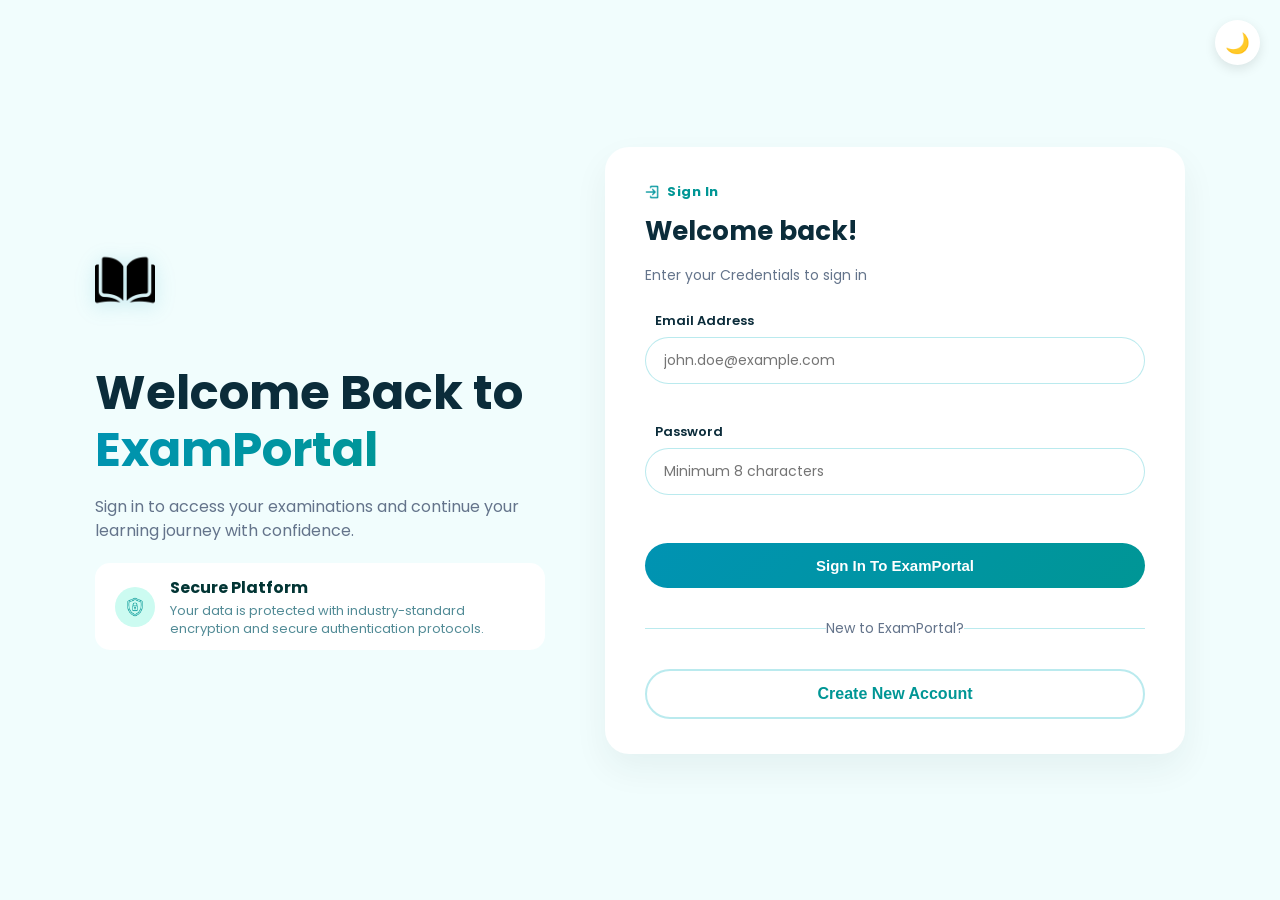
<file: Pages/login.html>
<!DOCTYPE html>
<html lang="en">
<head>
    <meta charset="UTF-8">
    <meta name="viewport" content="width=device-width, initial-scale=1.0">
    <title>Sign In - ExamPortal</title>
   <link rel="stylesheet" href="../Css/login.css">
   <link rel="icon" href="../Imgs/open-book.png" />
</head>
<body>
    <button id="theme-toggle" class="theme-btn">
        <span id="theme-icon">🌙</span>
    </button>
    <div class="main-container">
        <div class="intro">
            <div class="intro-content">
<img src="../imgs/open-book.png" id="logo-img" class="logo" alt="Logo"> 
                <h1>Welcome Back to <br><span>ExamPortal</span></h1>
                <p>Sign in to access your examinations and continue your learning journey with confidence.</p>
            </div>
            <div class="secure">
                <img src="../imgs/cyber-security.png" alt="Logo" class="logo">
                <div class="secure-info">
                    <h3>Secure Platform</h3>
                    <p>Your data is protected with industry-standard encryption and secure authentication protocols.</p>
                </div>
            </div>
        </div>

        <div class="regestiration-form">
            <span class="start-form"> <img src="../imgs/login.png"> Sign In</span>
            <div class="form-info">
                <h2>Welcome back!</h2>
                <p>Enter your Credentials to sign in</p>
            </div>

            <form class="Form">
                <div class="input-group full-width">
                    <label for="email">Email Address</label>
                    <input type="email" id="email" name="email" placeholder="john.doe@example.com">
                    <span id="emailError" class="error-message"></span>
                </div>

                <div class="input-group full-width">
                    <label for="password">Password</label>
                    <input type="password" id="password" name="password" placeholder="Minimum 8 characters">
                    <span id="passwordError" class="error-message"></span>
                </div>

                <button type="submit" class="submit-btn">Sign In To ExamPortal</button>
            </form>

            <div class="divider">
                <span>New to ExamPortal?</span>
            </div>

            <button type="button" class="btn-outline" onclick="window.location.href='register.html'">Create New Account</button>
        </div>
    </div>

   <script src="../Js/login.js"></script>
   <script src="../Js/theme.js"></script>
</body>
</html>
</file>
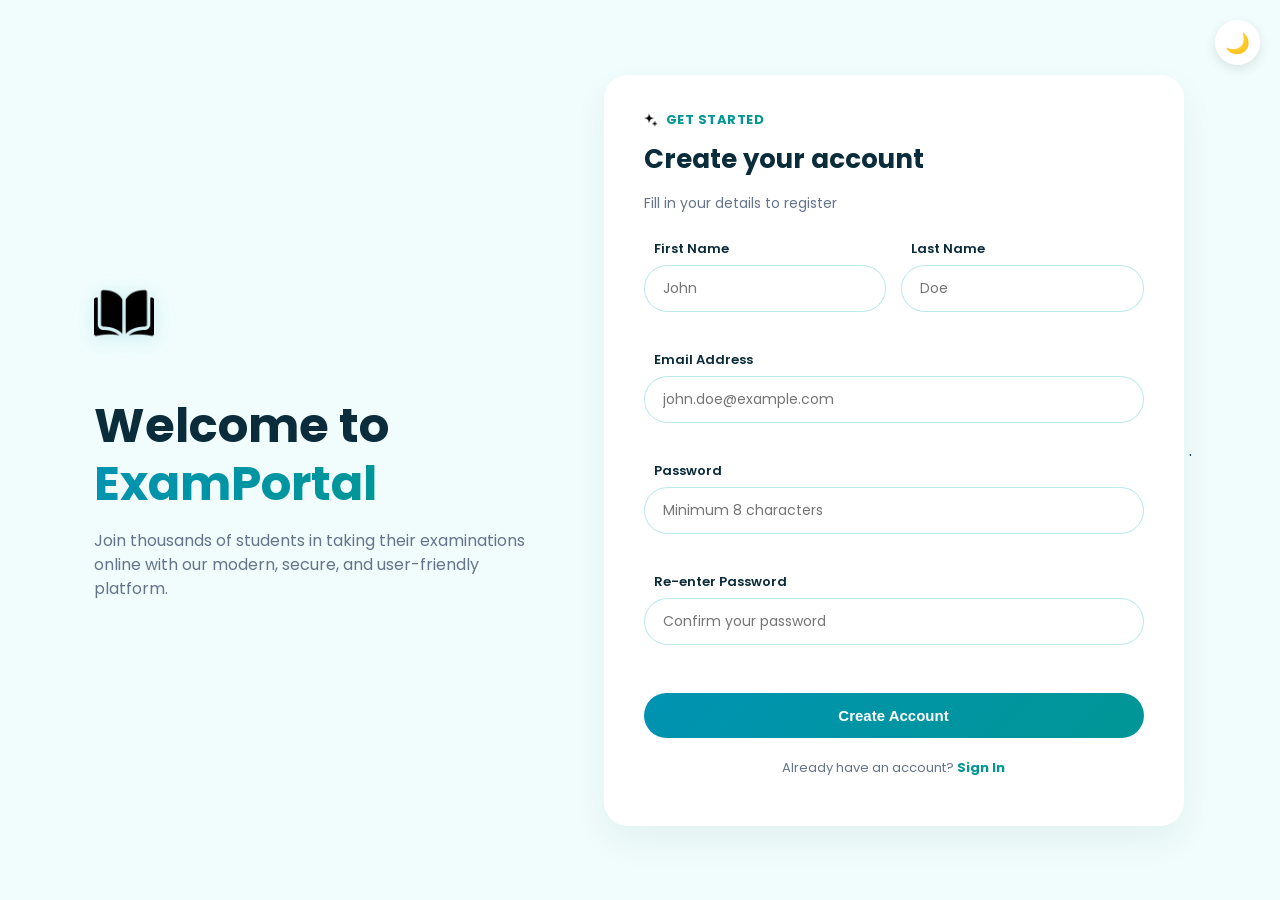
<file: Pages/register.html>
<!doctype html>
<html lang="en">
  <head>
    <meta charset="UTF-8" />
    <meta name="viewport" content="width=device-width, initial-scale=1.0" />
    <title>ExamPortal - Register</title>
<link rel="stylesheet" href="../Css/register.css"> 
<link rel="icon" href="../Imgs/open-book.png" />

</head>
  <body>
    <button id="theme-toggle" class="theme-btn">
        <span id="theme-icon">🌙</span>
    </button>
    <div class="main-container">
      <div class="intro">
        <div class="intro-content">
<img src="../imgs/open-book.png" id="logo-img" class="logo" alt="Logo">          <h1>Welcome to <br><span>ExamPortal</span></h1>
          <p>Join thousands of students in taking their examinations online with our modern, secure, and user-friendly platform.</p>
        </div>
      </div>

      <div class="regestiration-form">
        <span class="start-form"> <img src="../imgs/christmas-stars.png"> GET STARTED</span>
        <div class="form-info">
          <h2>Create your account</h2>
          <p>Fill in your details to register</p>
        </div>

        <form class="Form">
          <div class="input-row">
            <div class="input-group">
              <label for="firstName">First Name</label>
              <input type="text" id="firstName" name="fname" placeholder="John">
              <span id="firstNameError" class="error-message"></span>
            </div>
            <div class="input-group">
              <label for="lastName">Last Name</label>
              <input type="text" id="lastName" name="lname" placeholder="Doe">
              <span id="lastNameError" class="error-message"></span>
            </div>
          </div>

          <div class="input-group full-width">
            <label for="email">Email Address</label>
            <input type="email" id="email" name="email" placeholder="john.doe@example.com">
            <span id="emailError" class="error-message"></span>
          </div>

          <div class="input-group full-width">
            <label for="password">Password</label>
            <input type="password" id="password" name="password" placeholder="Minimum 8 characters">
            <span id="passwordError" class="error-message"></span>
          </div>

          <div class="input-group full-width">
            <label for="repassword">Re-enter Password</label>
            <input type="password" id="repassword" name="repassword" placeholder="Confirm your password">
            <span id="repasswordError" class="error-message"></span>
          </div>

          <button type="submit" class="submit-btn">Create Account</button>
        </form>
        <p class="signin-text">Already have an account? <a href="login.html">Sign In</a></p>
      </div>
    </div>

   
<script src="../Js/register.js"></script>.
<script src="../Js/theme.js"></script>
</body>
</html>
</file>
<file: Css/login.css>
@import url('https://fonts.googleapis.com/css2?family=Poppins:wght@300;400;600;800&display=swap');
@import url('variables.css');
@import url('components.css');


.secure {
    display: flex;
    align-items: center;
    gap: 15px;
    background-color: var(--bg-card);
    padding: 12px 20px;
    border-radius: 15px;
    margin-top: 20px;
    width: 100%;
    box-sizing: border-box;
}

.secure img.logo {
    width: 20px;
    height: 20px;
    padding: 10px;
    background-color: #ccfbf1;
    border-radius: 50%;
    flex-shrink: 0;
}

.secure-info {
    display: flex;
    flex-direction: column;
}

.secure div {
    display: flex;
    flex-direction: column;
}

.secure h3 {
    font-size: 16px;
    margin: 0;
    color: #023534;
    font-weight: 700;
}

.secure p {
    font-size: 13px;
    margin: 2px 0 0 0;
    color: #528b96;
    line-height: 1.4;
}

.divider {
    display: flex;
    align-items: center;
    text-align: center;
    margin: 30px 0;
    color: var(--text-muted);
    font-size: 14px;
}

.divider::before,
.divider::after {
    content: '';
    border-bottom: 1px solid #9ee2e8b5; 
    flex: 1;
}

.btn-outline {
    width: 100%;
    padding: 14px;
    background: transparent;
    color: var(--text-accent);
    border: 2px solid #9ee2e8b5;
    border-radius: 50px;
    font-size: 16px;
    font-weight: 700;
    cursor: pointer;
    transition: all 0.3s ease;
}

.btn-outline:hover {
    background-color: #f0fdfa;
    border-color: var(--text-accent);
    transform: translateY(-2px);
}

@media (max-width: 992px) {
    .main-container {
        flex-direction: column;
        gap: 40px;
        padding: 20px;
        text-align: center;
    }

    .intro {
        max-width: 100%;
    }

    .secure {
        justify-content: center;
        text-align: left;
    }
}

@media (max-width: 576px) {
    .regestiration-form {
        padding: 25px 20px;
    }

    .intro-content h1 {
        font-size: 28px;
    }

    .input-row {
        flex-direction: column;
    }
}
</file>
<file: Css/register.css>
@import url('https://fonts.googleapis.com/css2?family=Poppins:wght@300;400;600;800&display=swap');
@import url('variables.css');
@import url('components.css');



.signin-text {
    text-align: center;
    margin-top: 20px;
    color: var(--text-muted);
    font-size: 13px;
}

.signin-text a {
    color: var(--text-accent);
    text-decoration: none;
    font-weight: 700;
}

@media (max-width: 992px) {
    .main-container {
        flex-direction: column;
        gap: 30px;
        text-align: center;
        padding: 40px 0;
    }
    .input-row {
        flex-direction: column;
        gap: 0;
    }
    .intro {
        max-width: 100%;
    }
}
</file>
